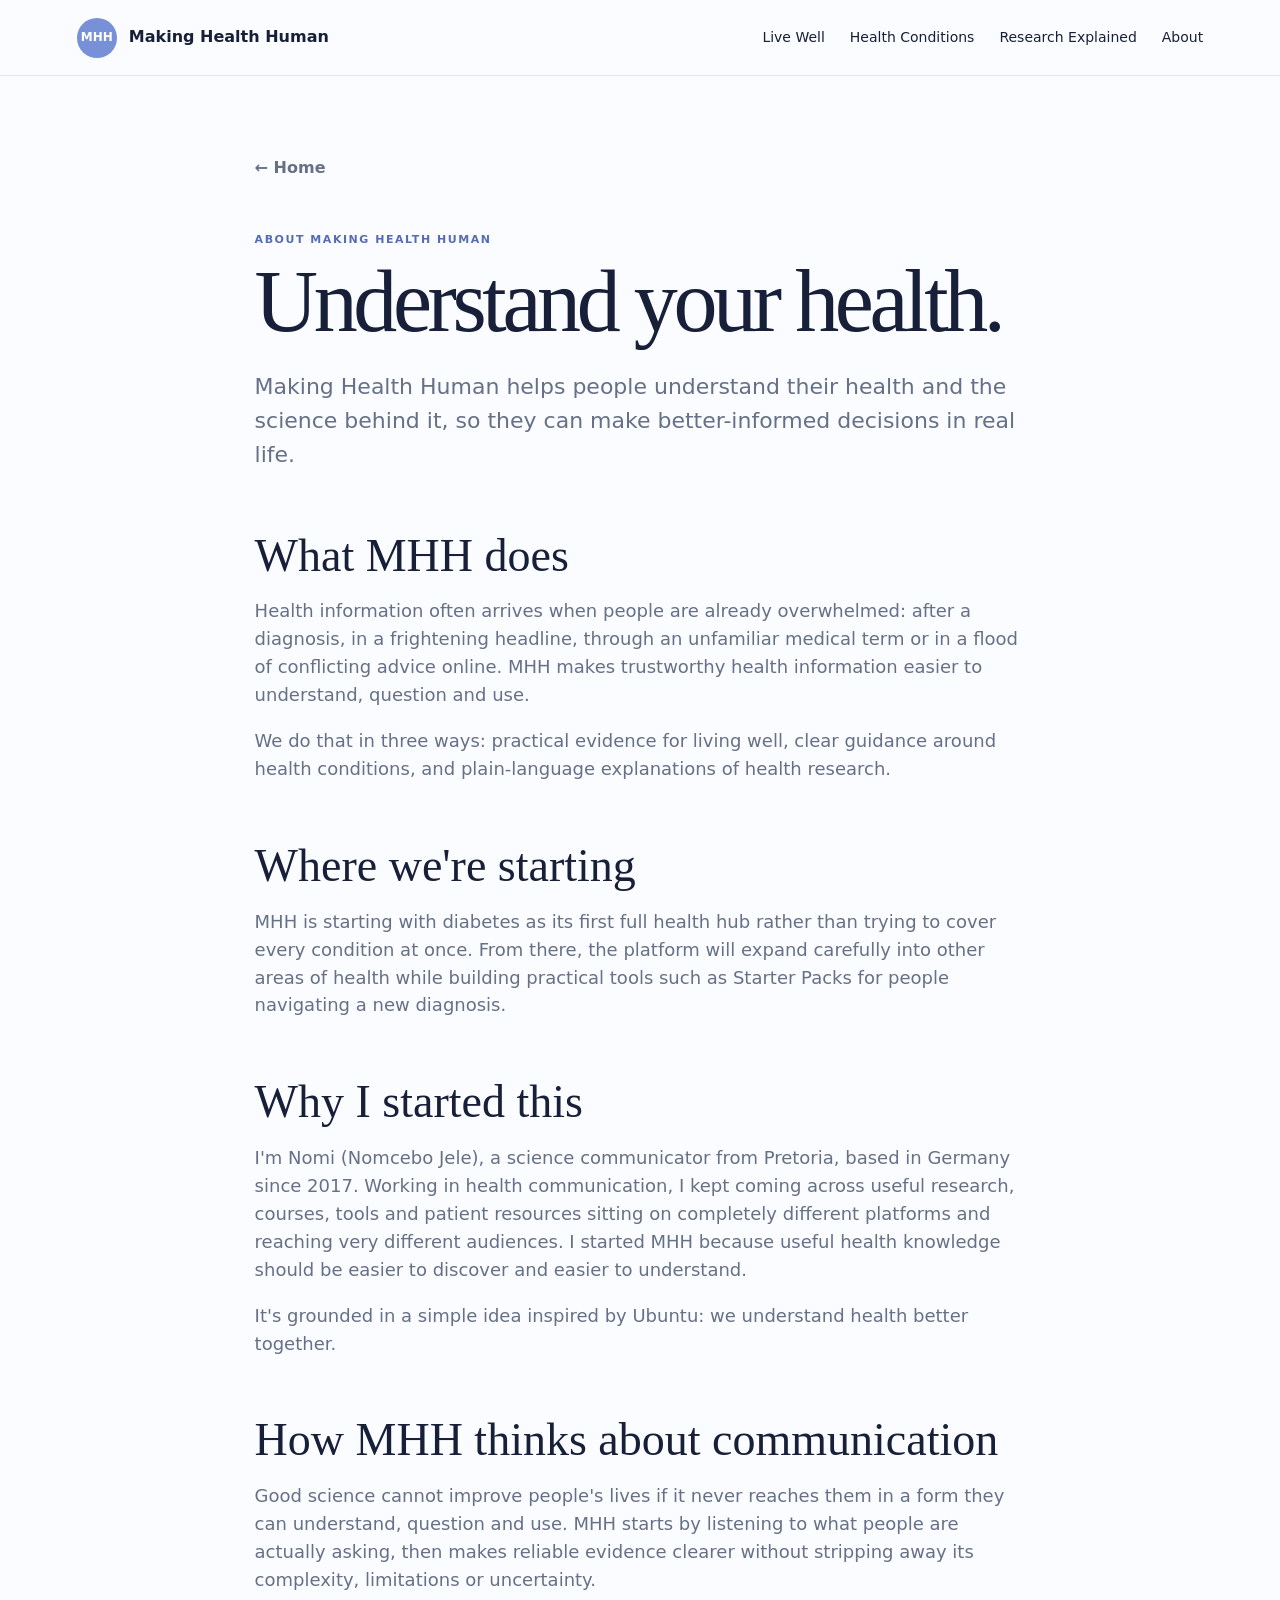
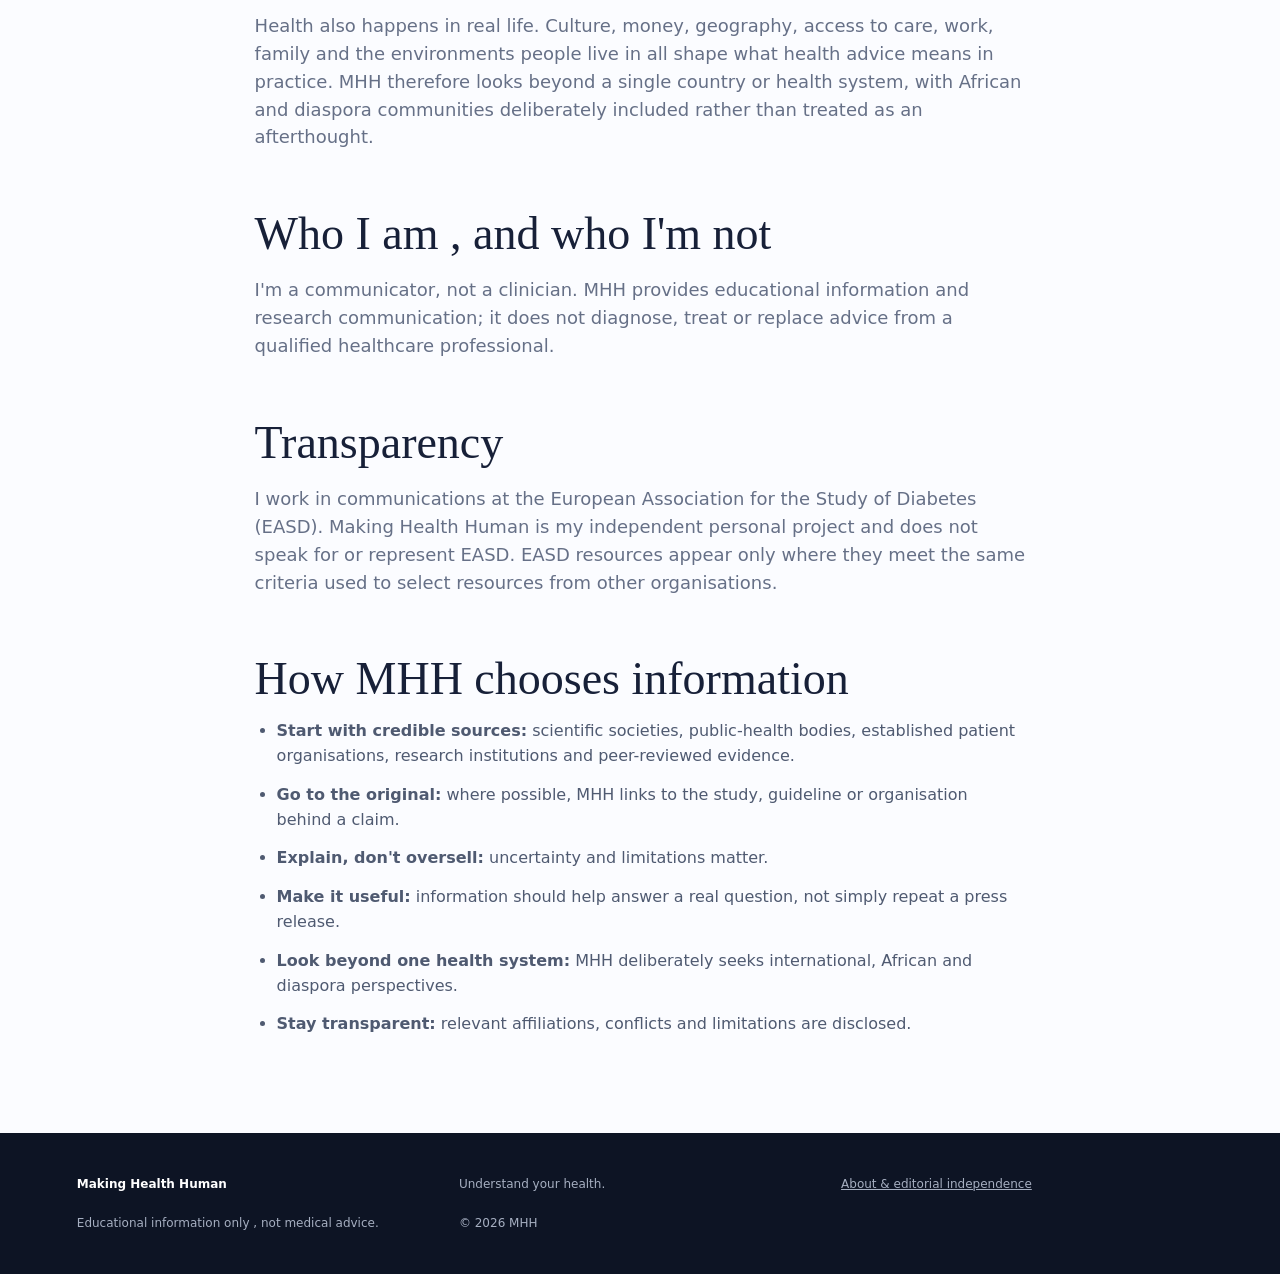
<file: about.html>
<!doctype html><html lang="en"><head><meta charset="utf-8"><meta name="viewport" content="width=device-width,initial-scale=1"><title>About Making Health Human | MHH</title><meta name="description" content="Making Health Human helps people understand their health and the science behind it with clear, trustworthy information for real life."><meta name="robots" content="index,follow"><link rel="canonical" href="https://making-health-human.pages.dev/about.html"><meta property="og:type" content="website"><meta property="og:title" content="About Making Health Human | MHH"><meta property="og:description" content="Clear, trustworthy health information for real life."><meta property="og:url" content="https://making-health-human.pages.dev/about.html"><meta property="og:site_name" content="Making Health Human"><link rel="stylesheet" href="styles.css"></head><body><header><a class="brand" href="index.html"><b>MHH</b> Making Health Human</a><nav><a href="index.html#live-well">Live Well</a><a href="index.html#conditions">Health Conditions</a><a href="index.html#research">Research Explained</a><a href="about.html">About</a></nav></header><main><section class="article about-page"><a href="index.html">← Home</a><small>ABOUT MAKING HEALTH HUMAN</small><h1>Understand your health.</h1><p class="dek">Making Health Human helps people understand their health and the science behind it, so they can make better-informed decisions in real life.</p>
<h2>What MHH does</h2><p>Health information often arrives when people are already overwhelmed: after a diagnosis, in a frightening headline, through an unfamiliar medical term or in a flood of conflicting advice online. MHH makes trustworthy health information easier to understand, question and use.</p><p>We do that in three ways: practical evidence for living well, clear guidance around health conditions, and plain-language explanations of health research.</p>
<h2>Where we're starting</h2><p>MHH is starting with diabetes as its first full health hub rather than trying to cover every condition at once. From there, the platform will expand carefully into other areas of health while building practical tools such as Starter Packs for people navigating a new diagnosis.</p>
<h2>Why I started this</h2><p>I'm Nomi (Nomcebo Jele), a science communicator from Pretoria, based in Germany since 2017. Working in health communication, I kept coming across useful research, courses, tools and patient resources sitting on completely different platforms and reaching very different audiences. I started MHH because useful health knowledge should be easier to discover and easier to understand.</p><p>It's grounded in a simple idea inspired by Ubuntu: we understand health better together.</p>
<h2>How MHH thinks about communication</h2><p>Good science cannot improve people's lives if it never reaches them in a form they can understand, question and use. MHH starts by listening to what people are actually asking, then makes reliable evidence clearer without stripping away its complexity, limitations or uncertainty.</p><p>Health also happens in real life. Culture, money, geography, access to care, work, family and the environments people live in all shape what health advice means in practice. MHH therefore looks beyond a single country or health system, with African and diaspora communities deliberately included rather than treated as an afterthought.</p>
<h2>Who I am ,  and who I'm not</h2><p>I'm a communicator, not a clinician. MHH provides educational information and research communication; it does not diagnose, treat or replace advice from a qualified healthcare professional.</p>
<h2>Transparency</h2><p>I work in communications at the European Association for the Study of Diabetes (EASD). Making Health Human is my independent personal project and does not speak for or represent EASD. EASD resources appear only where they meet the same criteria used to select resources from other organisations.</p>
<h2>How MHH chooses information</h2><ul class="clean-list"><li><strong>Start with credible sources:</strong> scientific societies, public-health bodies, established patient organisations, research institutions and peer-reviewed evidence.</li><li><strong>Go to the original:</strong> where possible, MHH links to the study, guideline or organisation behind a claim.</li><li><strong>Explain, don't oversell:</strong> uncertainty and limitations matter.</li><li><strong>Make it useful:</strong> information should help answer a real question, not simply repeat a press release.</li><li><strong>Look beyond one health system:</strong> MHH deliberately seeks international, African and diaspora perspectives.</li><li><strong>Stay transparent:</strong> relevant affiliations, conflicts and limitations are disclosed.</li></ul>
</section></main><footer><b>Making Health Human</b><span>Understand your health.</span><span><a href="about.html">About & editorial independence</a></span><span>Educational information only ,  not medical advice.</span><span>© 2026 MHH</span></footer></body></html>
</file>
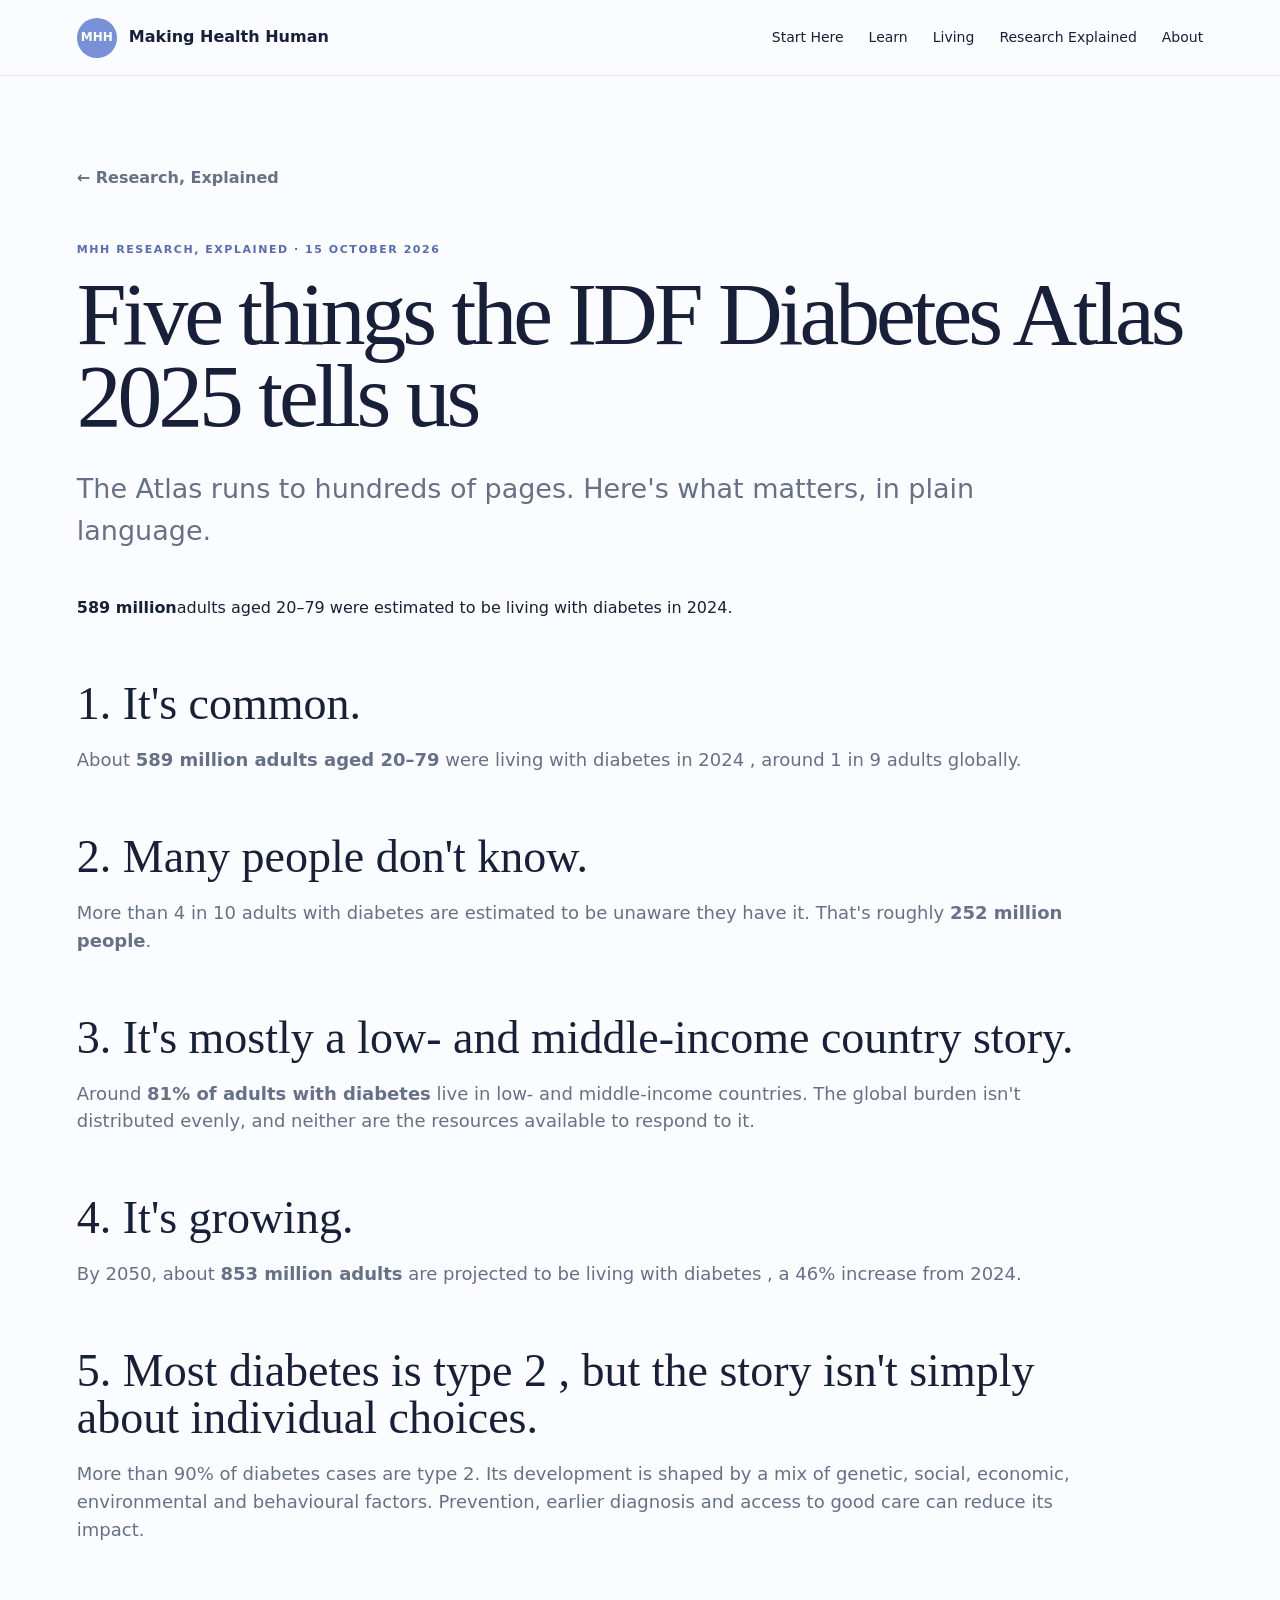
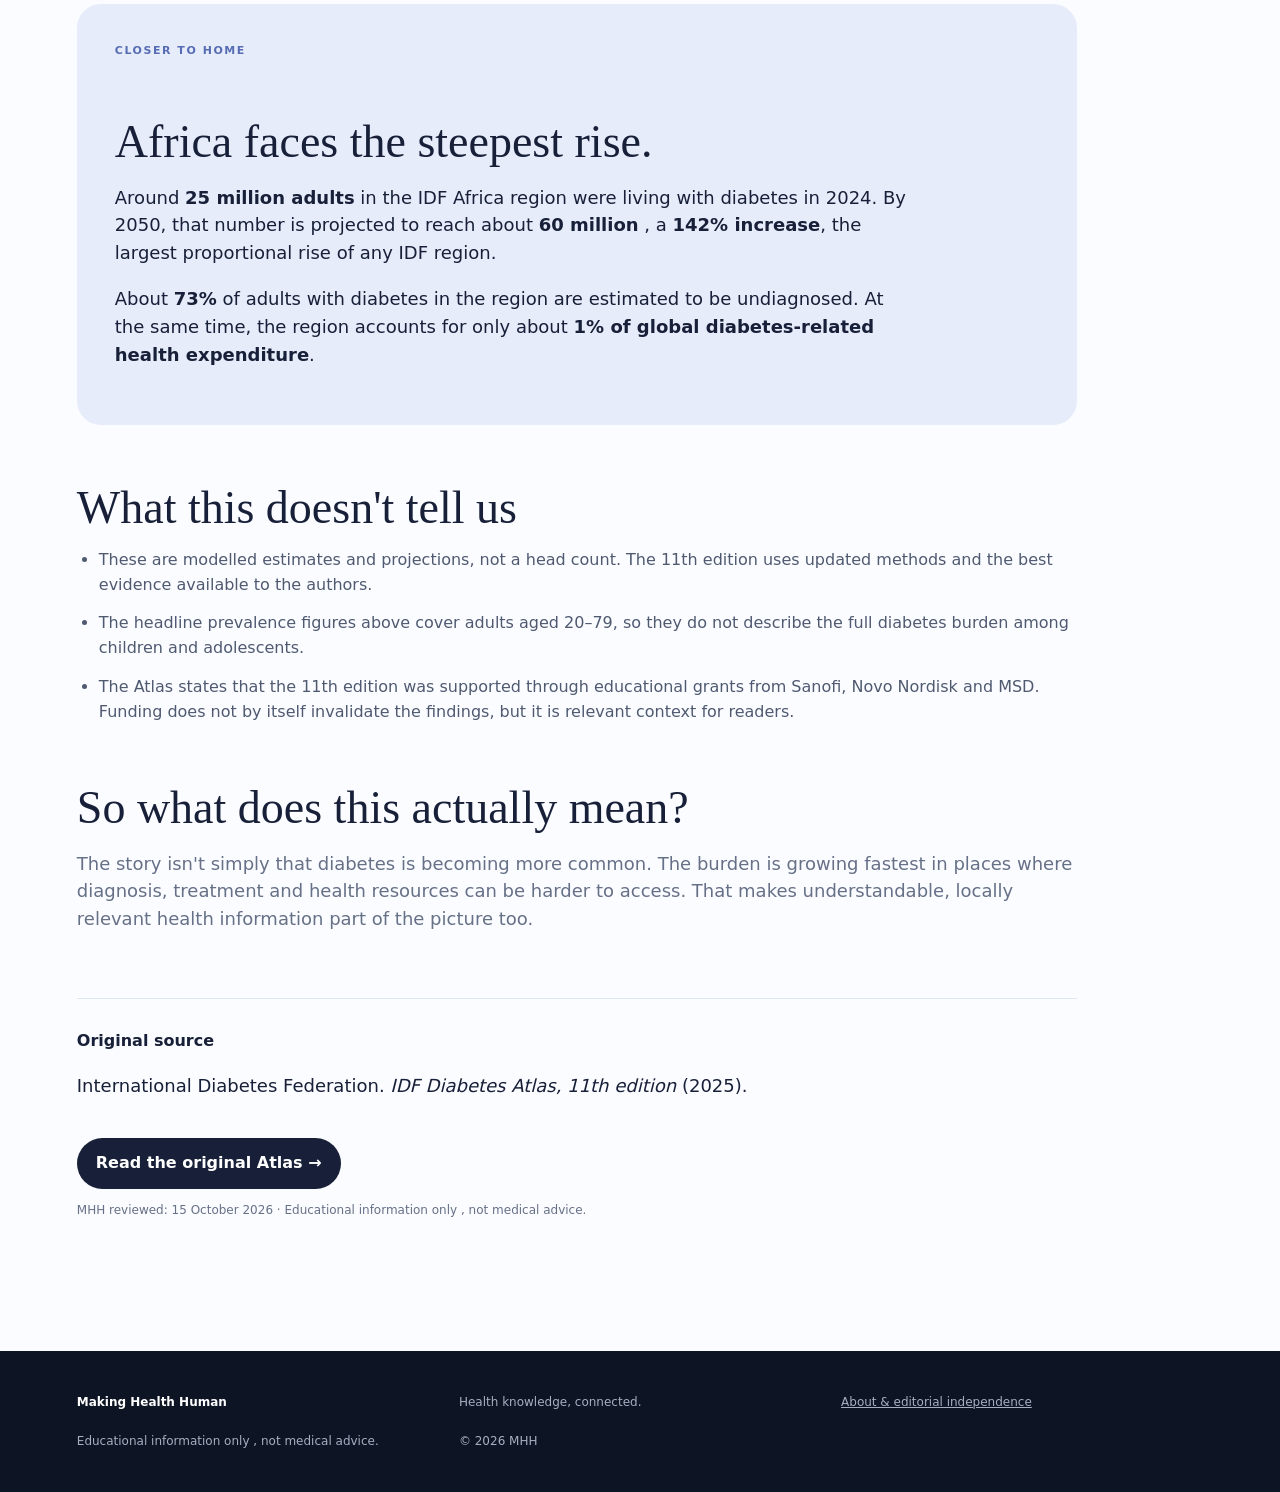
<file: atlas-2025-explained.html>
<!doctype html><html lang="en"><head><meta charset="utf-8"><meta name="viewport" content="width=device-width,initial-scale=1"><title>5 Things the IDF Diabetes Atlas 2025 Tells Us | MHH</title><meta name="description" content="Five key findings from the IDF Diabetes Atlas 2025 explained in plain language, including diabetes prevalence, undiagnosed cases and the outlook for Africa."><meta name="robots" content="index,follow"><link rel="canonical" href="https://making-health-human.pages.dev/atlas-2025-explained.html"><meta property="og:type" content="website"><meta property="og:title" content="5 Things the IDF Diabetes Atlas 2025 Tells Us | MHH"><meta property="og:description" content="Five key findings from the IDF Diabetes Atlas 2025 explained in plain language, including diabetes prevalence, undiagnosed cases and the outlook for Africa."><meta property="og:url" content="https://making-health-human.pages.dev/atlas-2025-explained.html"><meta property="og:site_name" content="Making Health Human"><meta name="twitter:card" content="summary"><link rel="stylesheet" href="styles.css"><script type="application/ld+json">{"@context":"https://schema.org","@type":"Article","headline":"Five things the IDF Diabetes Atlas 2025 tells us","description":"A plain-language explanation of five key findings from the IDF Diabetes Atlas 11th edition, including what the data mean for Africa.","datePublished":"2026-10-15","dateModified":"2026-10-15","author":{"@type":"Person","name":"Nomi Jele"},"publisher":{"@type":"Organization","name":"Making Health Human"},"mainEntityOfPage":"https://making-health-human.pages.dev/atlas-2025-explained.html"}</script></head><body><header><a class="brand" href="index.html" aria-label="Making Health Human home"><b>MHH</b> Making Health Human</a><nav><a href="diabetes.html#start">Start Here</a><a href="diabetes.html#learn">Learn</a><a href="diabetes.html#living">Living</a><a href="diabetes.html#research">Research Explained</a><a href="about.html">About</a></nav></header><main><article class="article explainer"><a href="diabetes.html#research">← Research, Explained</a><small>MHH RESEARCH, EXPLAINED · 15 OCTOBER 2026</small><h1>Five things the IDF Diabetes Atlas 2025 tells us</h1><p class="dek">The Atlas runs to hundreds of pages. Here's what matters, in plain language.</p>
<div class="key-stat"><b>589 million</b><span>adults aged 20–79 were estimated to be living with diabetes in 2024.</span></div>
<h2>1. It's common.</h2><p>About <strong>589 million adults aged 20–79</strong> were living with diabetes in 2024 ,  around 1 in 9 adults globally.</p>
<h2>2. Many people don't know.</h2><p>More than 4 in 10 adults with diabetes are estimated to be unaware they have it. That's roughly <strong>252 million people</strong>.</p>
<h2>3. It's mostly a low- and middle-income country story.</h2><p>Around <strong>81% of adults with diabetes</strong> live in low- and middle-income countries. The global burden isn't distributed evenly, and neither are the resources available to respond to it.</p>
<h2>4. It's growing.</h2><p>By 2050, about <strong>853 million adults</strong> are projected to be living with diabetes ,  a 46% increase from 2024.</p>
<h2>5. Most diabetes is type 2 ,  but the story isn't simply about individual choices.</h2><p>More than 90% of diabetes cases are type 2. Its development is shaped by a mix of genetic, social, economic, environmental and behavioural factors. Prevention, earlier diagnosis and access to good care can reduce its impact.</p>
<div class="africa-callout"><small>CLOSER TO HOME</small><h2>Africa faces the steepest rise.</h2><p>Around <strong>25 million adults</strong> in the IDF Africa region were living with diabetes in 2024. By 2050, that number is projected to reach about <strong>60 million</strong> ,  a <strong>142% increase</strong>, the largest proportional rise of any IDF region.</p><p>About <strong>73%</strong> of adults with diabetes in the region are estimated to be undiagnosed. At the same time, the region accounts for only about <strong>1% of global diabetes-related health expenditure</strong>.</p></div>
<h2>What this doesn't tell us</h2><ul class="clean-list"><li>These are modelled estimates and projections, not a head count. The 11th edition uses updated methods and the best evidence available to the authors.</li><li>The headline prevalence figures above cover adults aged 20–79, so they do not describe the full diabetes burden among children and adolescents.</li><li>The Atlas states that the 11th edition was supported through educational grants from Sanofi, Novo Nordisk and MSD. Funding does not by itself invalidate the findings, but it is relevant context for readers.</li></ul>
<h2>So what does this actually mean?</h2><p>The story isn't simply that diabetes is becoming more common. The burden is growing fastest in places where diagnosis, treatment and health resources can be harder to access. That makes understandable, locally relevant health information part of the picture too.</p>
<div class="source-box"><b>Original source</b><p>International Diabetes Federation. <em>IDF Diabetes Atlas, 11th edition</em> (2025).</p><a class="btn" href="https://diabetesatlas.org/resources/idf-diabetes-atlas-2025/" target="_blank" rel="noopener">Read the original Atlas →</a><p class="tiny">MHH reviewed: 15 October 2026 · Educational information only ,  not medical advice.</p></div>
</article></main><footer><b>Making Health Human</b><span>Health knowledge, connected.</span><span><a href="about.html">About & editorial independence</a></span><span>Educational information only ,  not medical advice.</span><span>© 2026 MHH</span></footer></body></html>
</file>
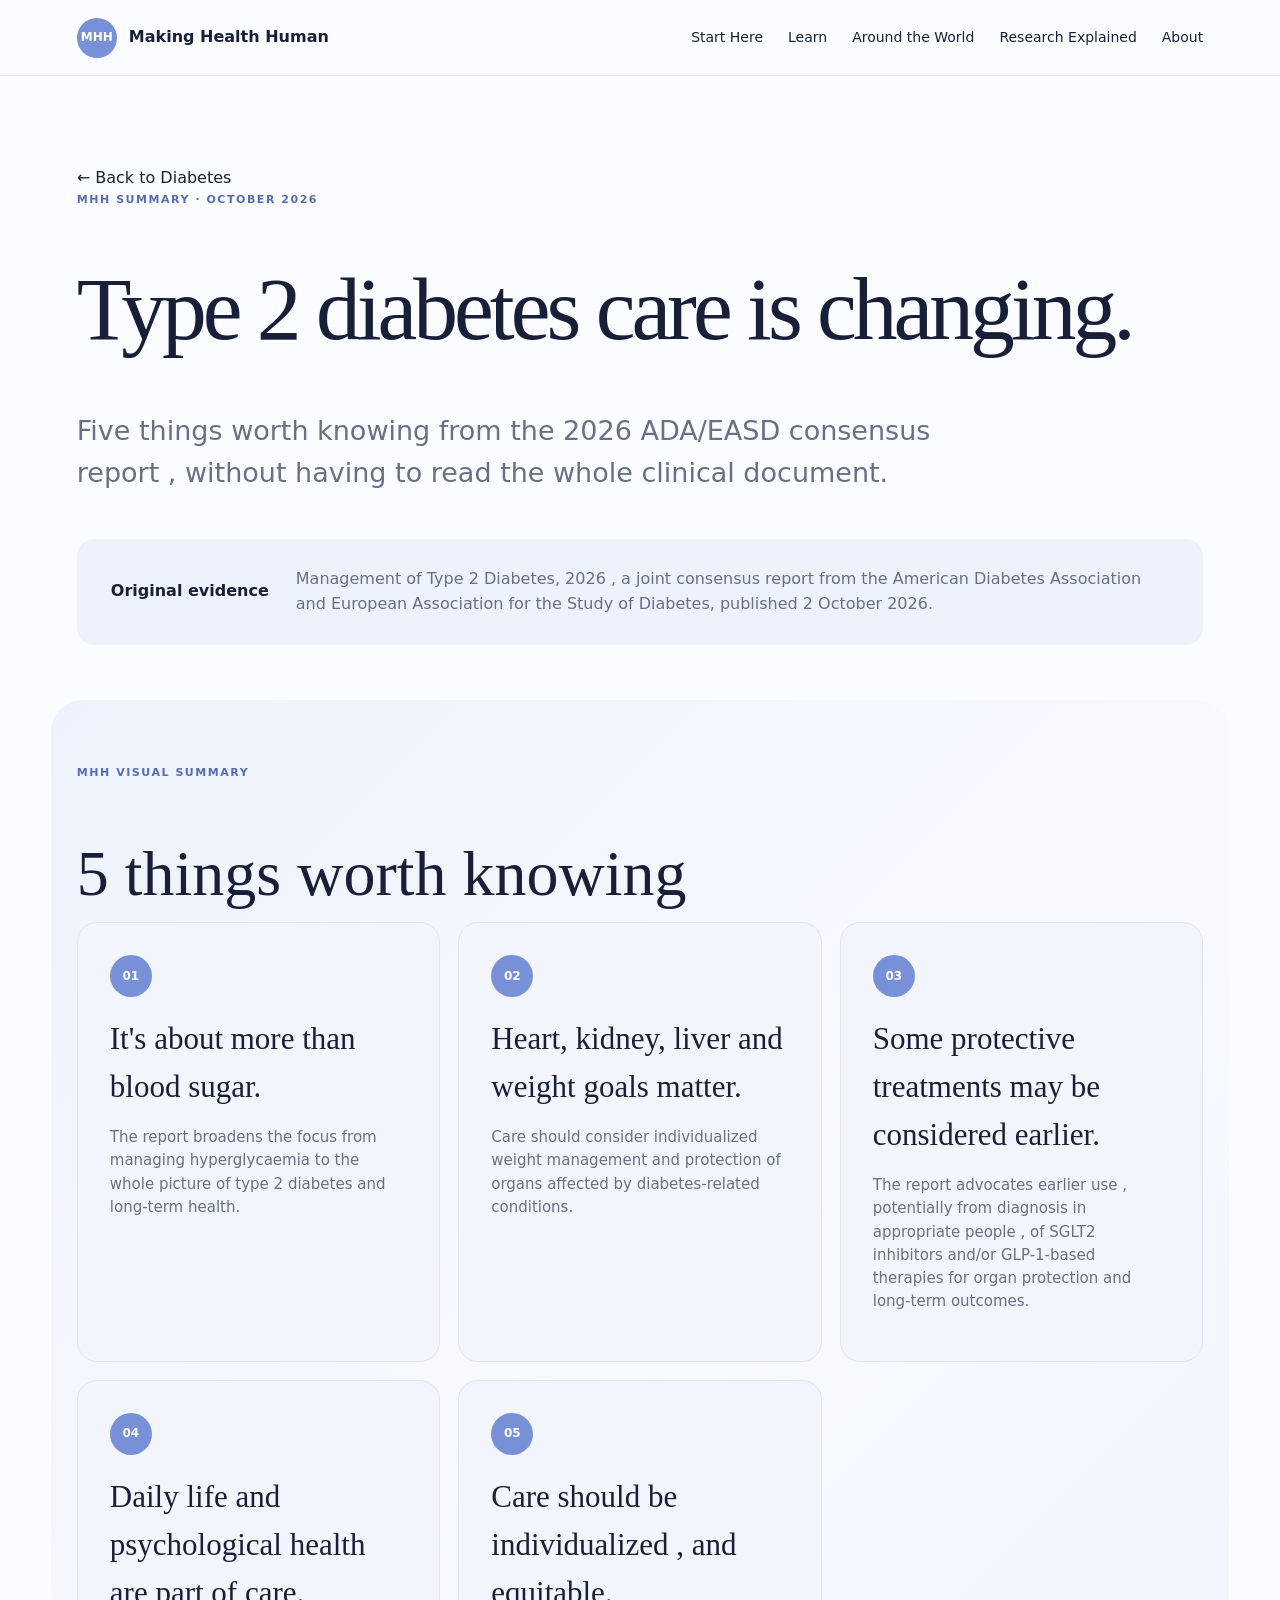
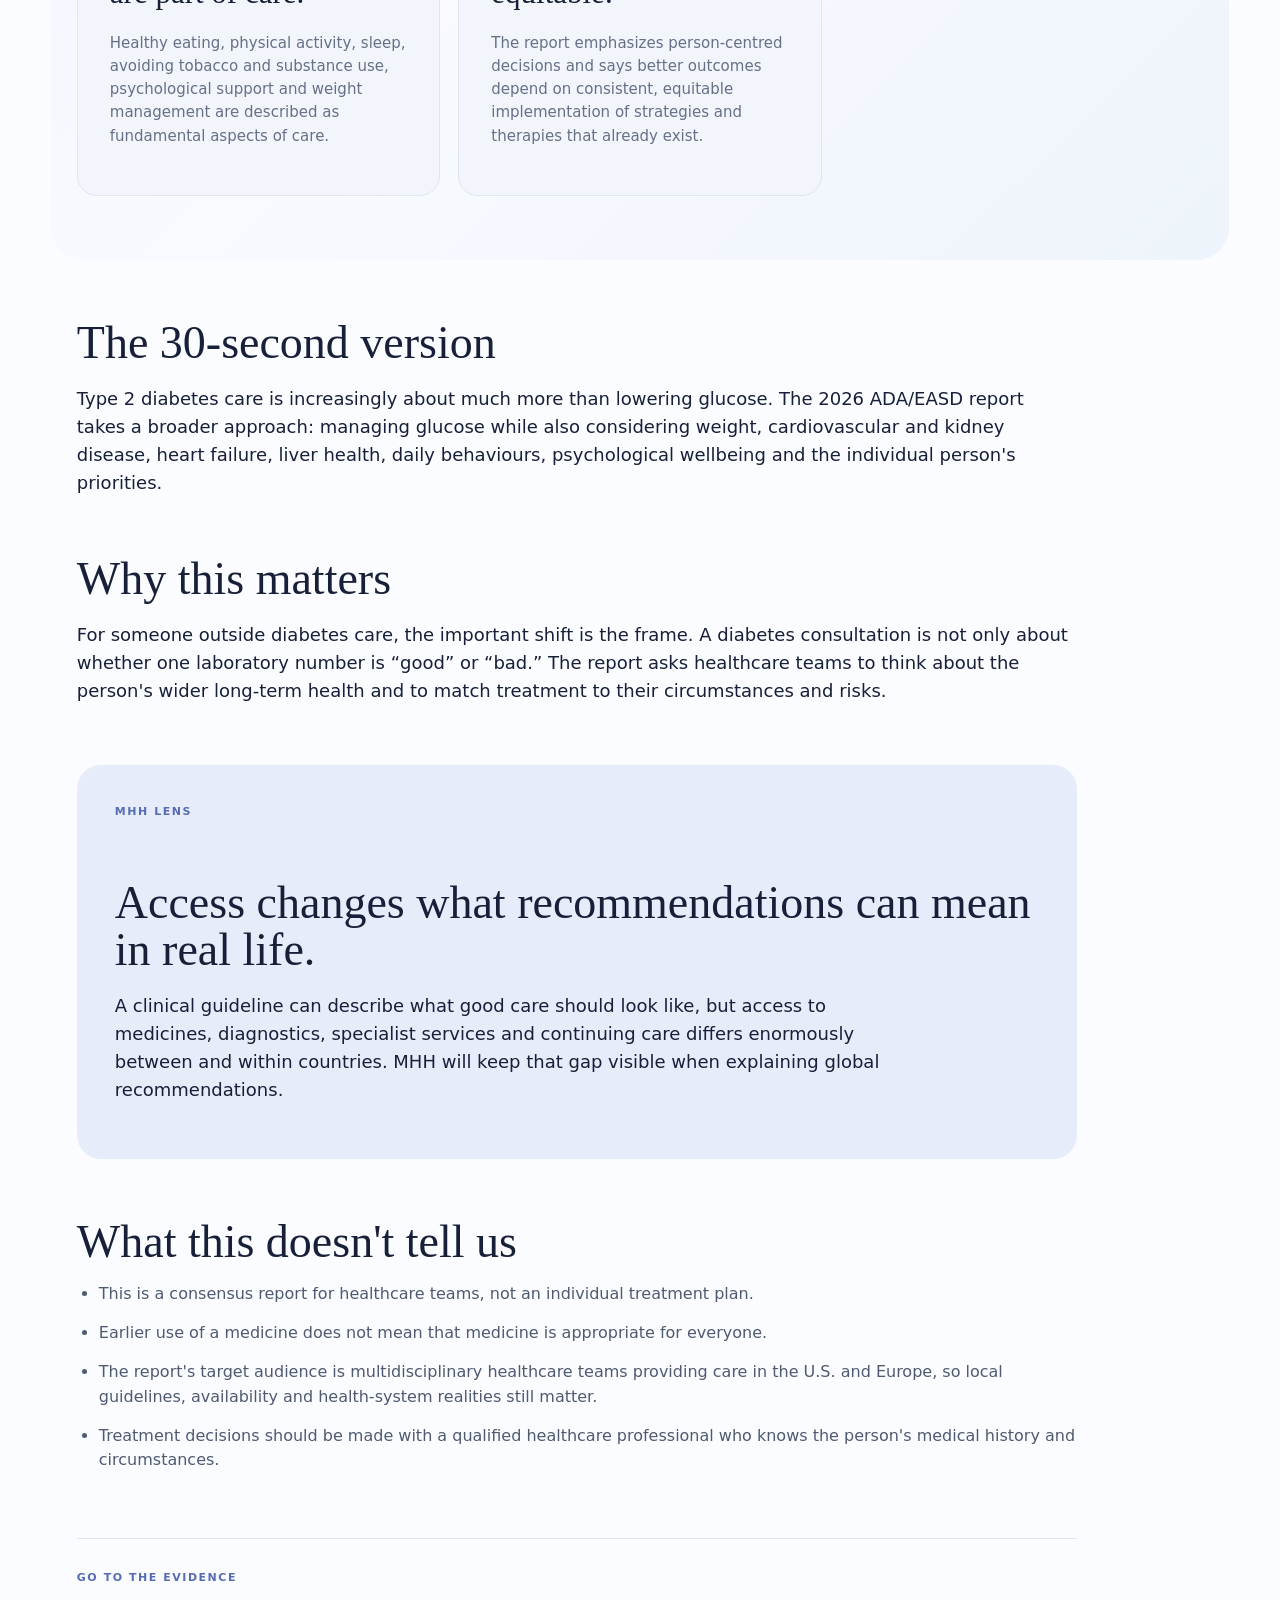
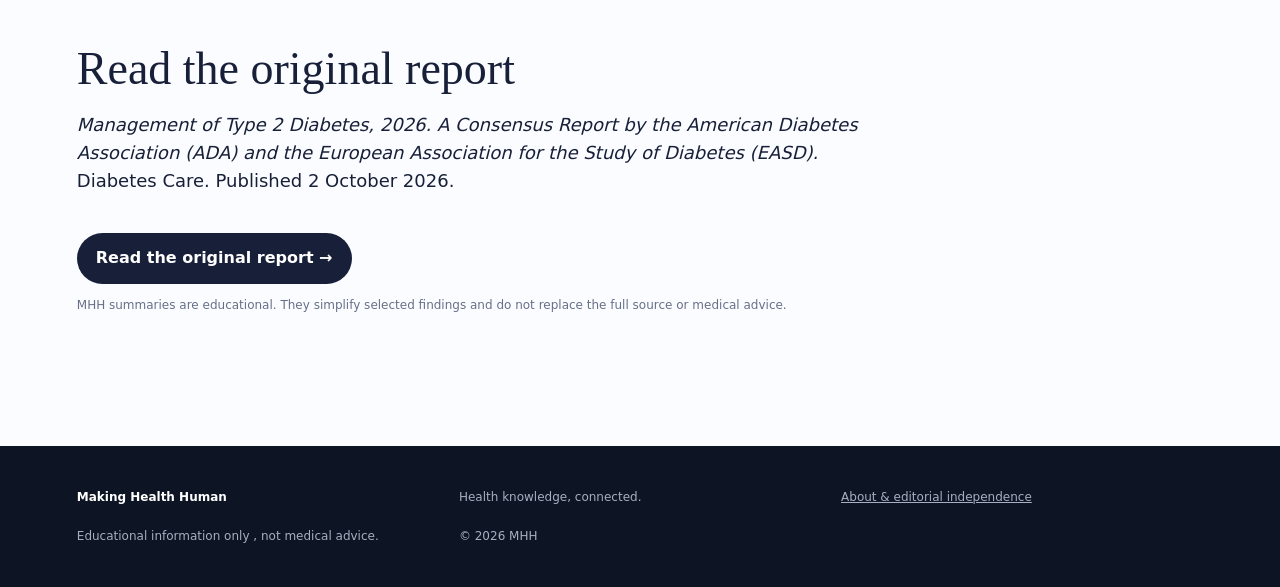
<file: type-2-diabetes-2026-consensus-summary.html>
<!doctype html>
<html lang="en">
<head>
<meta charset="utf-8"><meta name="viewport" content="width=device-width,initial-scale=1">
<title>Type 2 Diabetes Care Is Changing: 2026 ADA/EASD Report | MHH</title>
<meta name="description" content="A plain-language MHH Summary of the 2026 ADA/EASD consensus report on type 2 diabetes: five changes worth knowing and what they mean.">
<meta name="robots" content="index,follow"><link rel="canonical" href="https://making-health-human.pages.dev/type-2-diabetes-2026-consensus-summary.html">
<meta property="og:type" content="article"><meta property="og:title" content="Type 2 diabetes care is changing | MHH Summary"><meta property="og:description" content="Five things worth knowing from the 2026 ADA/EASD consensus report, explained in plain language."><meta property="og:url" content="https://making-health-human.pages.dev/type-2-diabetes-2026-consensus-summary.html"><meta property="og:site_name" content="Making Health Human"><meta name="twitter:card" content="summary_large_image">
<link rel="stylesheet" href="styles.css">
<script type="application/ld+json">{"@context":"https://schema.org","@type":"Article","headline":"Type 2 diabetes care is changing: five things to know from the 2026 ADA/EASD consensus report","datePublished":"2026-10-16","dateModified":"2026-10-16","author":{"@type":"Person","name":"Nomcebo Jele"},"publisher":{"@type":"Organization","name":"Making Health Human"},"mainEntityOfPage":"https://making-health-human.pages.dev/type-2-diabetes-2026-consensus-summary.html","about":["Type 2 diabetes","ADA/EASD 2026 consensus report"]}</script>
</head>
<body>
<header><a class="brand" href="index.html" aria-label="Making Health Human home"><b>MHH</b> Making Health Human</a><nav><a href="diabetes.html#start">Start Here</a><a href="diabetes.html#learn">Learn</a><a href="diabetes.html#global">Around the World</a><a href="diabetes.html#research">Research Explained</a><a href="about.html">About</a></nav></header>
<main class="explainer">
<a href="diabetes.html">← Back to Diabetes</a>
<small>MHH SUMMARY · OCTOBER 2026</small>
<h1>Type 2 diabetes care is changing.</h1>
<p class="dek">Five things worth knowing from the 2026 ADA/EASD consensus report ,  without having to read the whole clinical document.</p>
<div class="summary-source"><b>Original evidence</b><span>Management of Type 2 Diabetes, 2026 ,  a joint consensus report from the American Diabetes Association and European Association for the Study of Diabetes, published 2 October 2026.</span></div>

<section class="mhh-infographic" aria-labelledby="five-things">
<small>MHH VISUAL SUMMARY</small><h2 id="five-things">5 things worth knowing</h2>
<div class="summary-five">
<article><b>01</b><h3>It's about more than blood sugar.</h3><p>The report broadens the focus from managing hyperglycaemia to the whole picture of type 2 diabetes and long-term health.</p></article>
<article><b>02</b><h3>Heart, kidney, liver and weight goals matter.</h3><p>Care should consider individualized weight management and protection of organs affected by diabetes-related conditions.</p></article>
<article><b>03</b><h3>Some protective treatments may be considered earlier.</h3><p>The report advocates earlier use ,  potentially from diagnosis in appropriate people ,  of SGLT2 inhibitors and/or GLP-1-based therapies for organ protection and long-term outcomes.</p></article>
<article><b>04</b><h3>Daily life and psychological health are part of care.</h3><p>Healthy eating, physical activity, sleep, avoiding tobacco and substance use, psychological support and weight management are described as fundamental aspects of care.</p></article>
<article><b>05</b><h3>Care should be individualized ,  and equitable.</h3><p>The report emphasizes person-centred decisions and says better outcomes depend on consistent, equitable implementation of strategies and therapies that already exist.</p></article>
</div>
</section>

<h2>The 30-second version</h2>
<p>Type 2 diabetes care is increasingly about much more than lowering glucose. The 2026 ADA/EASD report takes a broader approach: managing glucose while also considering weight, cardiovascular and kidney disease, heart failure, liver health, daily behaviours, psychological wellbeing and the individual person's priorities.</p>

<h2>Why this matters</h2>
<p>For someone outside diabetes care, the important shift is the frame. A diabetes consultation is not only about whether one laboratory number is “good” or “bad.” The report asks healthcare teams to think about the person's wider long-term health and to match treatment to their circumstances and risks.</p>

<div class="africa-callout"><small>MHH LENS</small><h2>Access changes what recommendations can mean in real life.</h2><p>A clinical guideline can describe what good care should look like, but access to medicines, diagnostics, specialist services and continuing care differs enormously between and within countries. MHH will keep that gap visible when explaining global recommendations.</p></div>

<h2>What this doesn't tell us</h2>
<ul class="clean-list"><li>This is a consensus report for healthcare teams, not an individual treatment plan.</li><li>Earlier use of a medicine does not mean that medicine is appropriate for everyone.</li><li>The report's target audience is multidisciplinary healthcare teams providing care in the U.S. and Europe, so local guidelines, availability and health-system realities still matter.</li><li>Treatment decisions should be made with a qualified healthcare professional who knows the person's medical history and circumstances.</li></ul>

<div class="source-box"><small>GO TO THE EVIDENCE</small><h2>Read the original report</h2><p><i>Management of Type 2 Diabetes, 2026. A Consensus Report by the American Diabetes Association (ADA) and the European Association for the Study of Diabetes (EASD).</i> Diabetes Care. Published 2 October 2026.</p><a class="btn" href="https://diabetesjournals.org/care/article/doi/10.2337/dci26-0141/172591/Management-of-Type-2-Diabetes-2026-A-Consensus" target="_blank" rel="noopener">Read the original report →</a><p class="tiny">MHH summaries are educational. They simplify selected findings and do not replace the full source or medical advice.</p></div>
</main>
<footer><b>Making Health Human</b><span>Health knowledge, connected.</span><span><a href="about.html">About & editorial independence</a></span><span>Educational information only ,  not medical advice.</span><span>© 2026 MHH</span></footer>
</body></html>
</file>
<file: styles.css>
:root{--blue:#7890d8;--ink:#172038;--muted:#667087;--paper:#fbfcff;--pale:#eff3fb;--line:#dfe5f2;--dark:#11182a}*{box-sizing:border-box}html{scroll-behavior:smooth}body{margin:0;background:var(--paper);color:var(--ink);font:16px/1.55 Inter,system-ui,-apple-system,sans-serif}a{color:inherit;text-decoration:none}header{height:76px;padding:0 6vw;display:flex;align-items:center;justify-content:space-between;border-bottom:1px solid var(--line);background:#fbfcfff2;position:sticky;top:0;z-index:5;backdrop-filter:blur(10px)}.brand{display:flex;gap:12px;align-items:center;font-weight:700}.brand b{background:var(--blue);color:white;width:40px;height:40px;border-radius:50%;display:grid;place-items:center;font-size:12px}nav{display:flex;gap:25px;font-size:14px}section{padding:90px 7vw}small,.card span,.resource span{display:block;color:#566db4;font-size:11px;font-weight:800;letter-spacing:.14em;margin-bottom:12px}h1,h2,h3{font-family:Georgia,serif;font-weight:500}h2{font-size:clamp(38px,5vw,64px);line-height:1.02;margin:10px 0 36px}.btn{display:inline-block;background:var(--ink);color:white;border-radius:999px;padding:13px 19px;font-weight:700;width:max-content;margin-top:20px}.text-link{display:inline-block;margin-top:18px;font-weight:800;color:#314d9d}.hero{min-height:650px;display:flex;flex-direction:column;justify-content:center;background:radial-gradient(circle at 80% 25%,#dce4fa,transparent 30%)}.hero h1,.topic h1,.article h1{font-size:clamp(58px,9vw,120px);line-height:.88;letter-spacing:-.05em;margin:15px 0 30px}.hero h1 em{color:var(--blue);font-weight:400}.hero>p,.topic>p,.article>p{font-size:21px;color:var(--muted);max-width:760px}.grid{display:grid;grid-template-columns:repeat(3,1fr);gap:15px}.card,.resource{background:white;border:1px solid var(--line);border-radius:20px;padding:28px;min-height:290px}.card h3,.resource h3{font-size:29px;line-height:1.08;margin:25px 0 12px}.card p,.resource p{color:var(--muted)}.card strong{display:block;margin-top:20px}.card.live,.resource.live{border-color:#b9c6eb}.pale{background:var(--pale)}.about{background:#dfe6f8;display:grid;grid-template-columns:1fr 1fr;gap:70px}.about p{font-size:19px}.topic{background:linear-gradient(135deg,#eef2fc,#fbfcff)}.topic>a,.article>a{display:block;margin-bottom:50px;color:var(--muted);font-weight:700}.chips{display:flex;gap:8px;flex-wrap:wrap;margin-top:30px}.chips a{background:white;border:1px solid var(--line);border-radius:999px;padding:8px 12px;font-size:13px;font-weight:700}.resources{display:grid;grid-template-columns:1fr 1fr;gap:15px}.resource{display:flex;flex-direction:column}.resource strong{margin-top:auto;padding-top:20px;font-size:14px}.resource i{font-size:12px;color:var(--muted);margin-top:auto}.dark{background:var(--dark);color:white}.dark>p{color:#aeb8cc;max-width:760px}.darkcard{background:#1c2539;border-color:#303b54;color:white}.darkcard p,.darkcard i{color:#aeb8cc}.note{background:var(--pale);border-radius:18px;padding:30px;max-width:900px}.note p{color:var(--muted)}.article{max-width:1100px}.coming{margin-top:55px;background:var(--pale);border-radius:22px;padding:45px;max-width:800px}.coming h2{font-size:40px;margin-bottom:15px}footer{background:#0d1424;color:white;padding:42px 6vw;display:grid;grid-template-columns:1fr 1fr 1fr;gap:20px;font-size:12px}footer span{color:#a6afc1}footer a{text-decoration:underline}.section-intro{font-size:18px;color:var(--muted);max-width:760px;margin:-22px 0 36px}.resource-grid{display:grid;grid-template-columns:repeat(2,1fr);gap:15px}.resource-grid .resource{min-height:360px}.global{background:#e5ebfa}.world-grid{display:grid;grid-template-columns:repeat(3,1fr);gap:12px}.world-card{background:white;border-radius:20px;padding:22px;min-height:285px;display:flex;flex-direction:column;border:1px solid #d7def0}.world-card>b{width:48px;height:48px;border-radius:50%;background:var(--ink);color:white;display:grid;place-items:center;font-size:12px}.world-card>span{font-size:10px;font-weight:800;letter-spacing:.12em;color:#6574a0;margin-top:22px}.world-card h3{font-size:24px;margin:8px 0}.world-card p{color:var(--muted);font-size:14px}.world-card strong{font-size:13px;margin-top:auto}.editorial-note{margin-top:24px;background:#f8faff;border:1px solid #d3dcf2;border-radius:16px;padding:20px;color:#58637c;max-width:980px}.voices{background:#f8f5ef}.explainer{padding:80px 7vw;max-width:950px;margin:auto}.explainer h1,.about-page h1{font-size:clamp(48px,7vw,88px)}.explainer h2,.about-page h2{font-size:clamp(30px,4vw,46px);margin:60px 0 16px}.explainer p,.about-page p{font-size:18px;max-width:800px}.dek{font-size:22px!important;color:var(--muted);margin-bottom:45px}.africa-callout{background:#e7ecfa;border-radius:24px;padding:38px;margin:60px 0}.clean-list{max-width:800px;padding-left:22px}.clean-list li{margin:14px 0;color:#4f5a71}.source-box{border-top:1px solid var(--line);margin-top:65px;padding-top:30px}.source-box .tiny{font-size:12px;color:var(--muted)}.about-page{padding:80px 7vw;max-width:950px;margin:auto}.spotlight-head{display:flex;justify-content:space-between;gap:25px;align-items:end;margin-bottom:34px}.spotlight-head h2{margin-bottom:0}.spotlight-month{background:var(--ink);color:white;border-radius:999px;padding:9px 14px;font-size:11px;font-weight:800;letter-spacing:.12em}.all-countries{margin-top:30px}.all-countries summary{cursor:pointer;font-weight:800}.all-countries .world-grid{margin-top:20px}.whats-new{background:#f8f5ef}.news-grid{display:grid;grid-template-columns:repeat(2,1fr);gap:15px}.news-card{background:white;border:1px solid #e3ded5;border-radius:20px;padding:28px;display:flex;flex-direction:column;min-height:300px}.news-card span{font-size:11px;font-weight:800;letter-spacing:.12em;color:#7b6651}.news-card h3{font-size:30px;line-height:1.08;margin:20px 0 12px}.news-card p{color:var(--muted)}.news-card strong{margin-top:auto}.summary-source{background:#eef2fc;border-radius:18px;padding:22px 25px;margin:30px 0 45px;display:grid;gap:5px}.summary-source span{color:var(--muted)}.mhh-infographic{padding:45px 0}.summary-five{display:grid;grid-template-columns:repeat(2,1fr);gap:14px}.summary-five article{background:#f2f5fb;border:1px solid var(--line);border-radius:20px;padding:25px}.summary-five article:last-child{grid-column:1/-1}.summary-five article>b{display:grid;place-items:center;width:42px;height:42px;border-radius:50%;background:var(--blue);color:white;font-size:12px}.summary-five h3{font-size:26px;margin:18px 0 8px}.summary-five p{font-size:15px;color:var(--muted)}.human-photo-band{padding:0;display:grid;grid-template-columns:1.25fr .75fr;background:var(--dark);color:white;min-height:560px}.human-photo-band img{width:100%;height:100%;min-height:560px;object-fit:cover}.human-photo-band>div{padding:70px 6vw;display:flex;flex-direction:column;justify-content:center}.human-photo-band h2{font-size:clamp(44px,4vw,70px);margin:10px 0 24px}.human-photo-band p{color:#c6cedd;font-size:19px}.human-photo-band>div>span,.movement-photo span{font-size:10px;color:#98a3b8;margin-top:20px}.prevention{background:#f3f6ed}.split-intro{display:grid;grid-template-columns:1fr 1fr;gap:70px;align-items:end;margin-bottom:45px}.split-intro h2{margin-bottom:0}.split-intro>p{font-size:18px;color:var(--muted);max-width:650px}.movement-section{display:grid;grid-template-columns:1fr 1fr;padding:0;background:#e9eef9;min-height:650px}.movement-photo{position:relative}.movement-photo img{width:100%;height:100%;min-height:650px;object-fit:cover}.movement-photo span{position:absolute;bottom:14px;left:18px;background:#11182acc;color:white;padding:5px 8px;border-radius:5px}.movement-copy{padding:80px 7vw;display:flex;flex-direction:column;justify-content:center}.movement-copy h2{margin:8px 0 25px}.movement-copy>p{font-size:19px;color:var(--muted)}.movement-links{display:grid;gap:10px;margin:25px 0}.movement-links a{background:white;border-radius:16px;padding:18px 20px}.movement-links b,.movement-links span{display:block}.movement-links span{font-size:13px;color:var(--muted);margin-top:4px}.tiny-note{font-size:13px!important}
/* streamlined editorial homepage */.clean-hero{min-height:600px;background:linear-gradient(135deg,#fbfcff 55%,#edf1fb)}.clean-hero>div{max-width:900px}.clean-hero p{font-size:21px;color:var(--muted);max-width:720px}.weekly-clean{padding-top:70px;padding-bottom:80px}.weekly-label{display:flex;align-items:center;justify-content:space-between;border-bottom:1px solid var(--line);padding-bottom:14px;margin-bottom:30px}.weekly-label small{margin:0}.weekly-label span{font-size:12px;color:var(--muted)}.weekly-compact{display:grid;grid-template-columns:360px 1fr;gap:50px;align-items:center;max-width:1180px}.weekly-thumb{height:260px;border-radius:18px;overflow:hidden;position:relative}.weekly-thumb img{width:100%;height:100%;object-fit:cover}.weekly-thumb span{position:absolute;bottom:8px;left:9px;background:#11182acc;color:white;padding:4px 6px;border-radius:4px;font-size:9px}.weekly-copy{padding:0}.weekly-copy h2{font-size:clamp(34px,4vw,55px);margin:8px 0 16px}.weekly-copy p{color:var(--muted);font-size:17px;max-width:700px}.home-section{background:#f5f7fb}.section-title{max-width:720px;margin-bottom:42px}.section-title h2{margin-bottom:16px}.section-title p{color:var(--muted);font-size:18px}.condition-list{border-top:1px solid #ccd5e6}.condition-row{display:grid;grid-template-columns:1.1fr 1.4fr 140px;gap:35px;align-items:center;padding:28px 0;border-bottom:1px solid #ccd5e6}.condition-row span{font-size:10px;font-weight:800;letter-spacing:.12em;color:#6074ae}.condition-row h3{font-size:30px;margin:4px 0}.condition-row p{color:var(--muted);margin:0}.condition-row strong{font-size:13px;text-align:right}.condition-row.live:hover h3{color:#405cae}.muted-row{opacity:.72}.home-split{display:grid;grid-template-columns:1fr 1fr;gap:80px}.home-split h2{margin-bottom:0}.home-split>div>p{font-size:19px;color:var(--muted);max-width:650px}.inline-topics{display:flex;gap:8px;flex-wrap:wrap;margin-top:26px}.inline-topics span{border:1px solid var(--line);border-radius:999px;padding:8px 12px;font-size:13px}.research-home{background:var(--dark);color:white;display:grid;grid-template-columns:1fr 1fr;gap:80px}.research-home h2{margin-bottom:20px}.research-home>div>p{color:#aeb8cc;font-size:18px}.research-links{border-top:1px solid #354057}.research-links a{display:grid;grid-template-columns:1fr auto;gap:8px;padding:22px 0;border-bottom:1px solid #354057}.research-links span{grid-column:1/-1;color:#9cb0ef;font-size:10px;font-weight:800;letter-spacing:.12em}.research-links b{font-family:Georgia,serif;font-size:23px;font-weight:500}.research-links strong{font-size:12px;align-self:center}.starter-strip{background:#edf1fb;text-align:center;padding-top:75px;padding-bottom:75px}.starter-strip h2{max-width:800px;margin:10px auto 18px}.starter-strip p{max-width:700px;margin:0 auto 12px;color:var(--muted);font-size:18px}.starter-strip>b{font-size:13px}.home-about{padding-top:75px;padding-bottom:75px}
@media(min-width:1000px){.explainer{max-width:1440px;padding:90px 6vw 120px}.explainer>h1{font-size:clamp(72px,7vw,112px);max-width:1180px;line-height:.92;letter-spacing:-.045em}.explainer>.dek{font-size:27px!important;max-width:900px}.explainer>.summary-source{max-width:none;grid-template-columns:180px 1fr;align-items:center;padding:28px 34px}.mhh-infographic{margin:55px -2vw;padding:64px 2vw;background:linear-gradient(135deg,#eef2fc,#f8faff 55%,#eef4fb);border-radius:32px}.mhh-infographic>h2{font-size:64px}.summary-five{grid-template-columns:repeat(3,1fr);gap:18px}.summary-five article{min-height:300px;padding:32px}.summary-five article:last-child{grid-column:auto}.summary-five h3{font-size:31px}.explainer>h2,.explainer>.africa-callout,.explainer>.source-box,.explainer>.clean-list,.explainer>p:not(.dek){max-width:1000px}}@media(min-width:1300px){.summary-five{grid-template-columns:repeat(5,1fr)}.summary-five article{min-height:355px}.summary-five h3{font-size:27px}}
@media(max-width:800px){header{height:68px;padding:0 20px}.brand{font-size:14px}.brand b{width:36px;height:36px}nav{display:none}section{padding:56px 22px}.hero{min-height:510px}.hero h1,.topic h1,.article h1{font-size:clamp(52px,16vw,72px)}.clean-hero{min-height:500px;padding-top:70px;padding-bottom:70px}.clean-hero p{font-size:18px}.grid,.resources,.about,.resource-grid,.world-grid,.news-grid,.summary-five,.split-intro,.human-photo-band,.movement-section,.home-split,.research-home{grid-template-columns:1fr}.weekly-clean{padding-top:48px;padding-bottom:55px}.weekly-label{margin-bottom:22px}.weekly-compact{grid-template-columns:1fr;gap:22px}.weekly-thumb{height:180px;border-radius:14px}.weekly-copy h2{font-size:35px}.weekly-copy p{font-size:16px}.condition-row{grid-template-columns:1fr;padding:22px 0;gap:8px}.condition-row h3{font-size:27px}.condition-row p{font-size:15px}.condition-row strong{text-align:left;margin-top:4px}.home-split,.research-home{gap:30px}.research-links b{font-size:21px}.starter-strip{text-align:left}.starter-strip h2,.starter-strip p{margin-left:0}.about{gap:18px}.card{min-height:250px}.coming{padding:30px 24px}footer{grid-template-columns:1fr;padding:36px 22px}.resource-grid .resource{min-height:300px}.spotlight-head{display:block}.spotlight-month{display:inline-block;margin-top:14px}.human-photo-band img{min-height:300px;max-height:360px}.human-photo-band>div{padding:45px 22px}.movement-photo img{min-height:360px}.movement-copy{padding:48px 22px}.explainer{max-width:none}.mhh-infographic{padding:35px 0}.summary-five article{min-height:auto}.summary-five article:last-child{grid-column:auto}}
</file>
